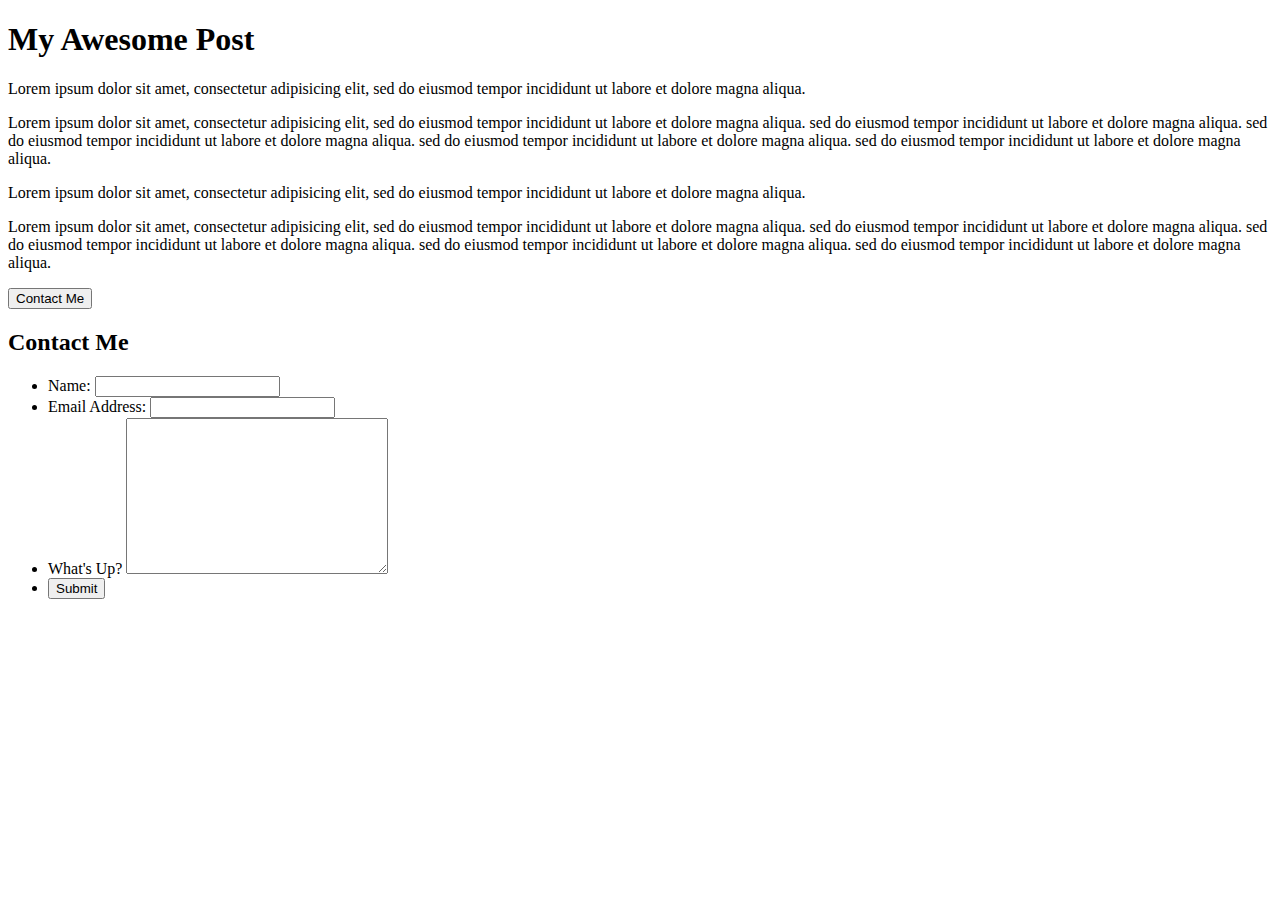
<file: index.html>
<!doctype html>
<html>
<head>
	<meta charset=utf-8>
	<title>Slides and Structure</title>
	<style>

	

	</style>
</head>
<body>


<article>
	<h1>My Awesome Post</h1>
	<p>
		Lorem ipsum dolor sit amet, consectetur adipisicing elit, sed do eiusmod tempor incididunt ut labore et dolore magna aliqua.
	</p>
	<p>
		Lorem ipsum dolor sit amet, consectetur adipisicing elit, sed do eiusmod tempor incididunt ut labore et dolore magna aliqua. sed do eiusmod tempor incididunt ut labore et dolore magna aliqua. sed do eiusmod tempor incididunt ut labore et dolore magna aliqua. sed do eiusmod tempor incididunt ut labore et dolore magna aliqua. sed do eiusmod tempor incididunt ut labore et dolore magna aliqua.
	</p>
	<p>
		Lorem ipsum dolor sit amet, consectetur adipisicing elit, sed do eiusmod tempor incididunt ut labore et dolore magna aliqua.
	</p>
	<p>
		Lorem ipsum dolor sit amet, consectetur adipisicing elit, sed do eiusmod tempor incididunt ut labore et dolore magna aliqua. sed do eiusmod tempor incididunt ut labore et dolore magna aliqua. sed do eiusmod tempor incididunt ut labore et dolore magna aliqua. sed do eiusmod tempor incididunt ut labore et dolore magna aliqua. sed do eiusmod tempor incididunt ut labore et dolore magna aliqua.
	</p>
</article>

<div id="contact">
	<h2>Contact Me</h2>
	<form action="#">
		<ul>
			<li>
				<label for="name">Name: </label>
	 			<input name="name" id="name">
			</li>

			<li>
				<label for="email">Email Address: </label>
		 		<input name="email" id="email">
			</li>

			<li>
				<label for="comments">What's Up?</label>
				<textarea name="comments" id="comments" cols="30" rows="10"></textarea>
			</li>
			<li>
				<input type="submit" value="Submit">
			</li>
		</ul>
	</form>
</div>

<script src="https://ajax.googleapis.com/ajax/libs/jquery/1.7.1/jquery.min.js"></script>


<script>

(function() {
	
$('html').addClass('js');

var contactForm = {

	container: $('#contact'),

	config: {
		effect: 'slideToggle',
		speed: 500
	},

	init: function(config) {
		$.extend(this.config, config);

		$('<button></button>', {
			text: 'Contact Me'
		})
			.insertAfter( 'article:first' )
			.on( 'click', this.show );
	},

	show: function() {
		var cf = contactForm,
			container = cf.container,
			config = cf.config;

		if ( container.is(':hidden') ) {
			contactForm.close.call(container);
			container[config.effect](config.speed);
		}
	},

	close: function() {
		var $this = $(this), // #contact
			config = contactForm.config;

		if ( $this.find('span.close').length ) return;

		$('<span class=close>X</span>')
			.prependTo(this)
			.on('click', function() {
				// this = span
				$this[config.effect](config.speed);
			})
	}
};

contactForm.init({
	// effect: 'fadeToggle',
	speed: 300
});

})();

</script>

</body>
</html>
</file>
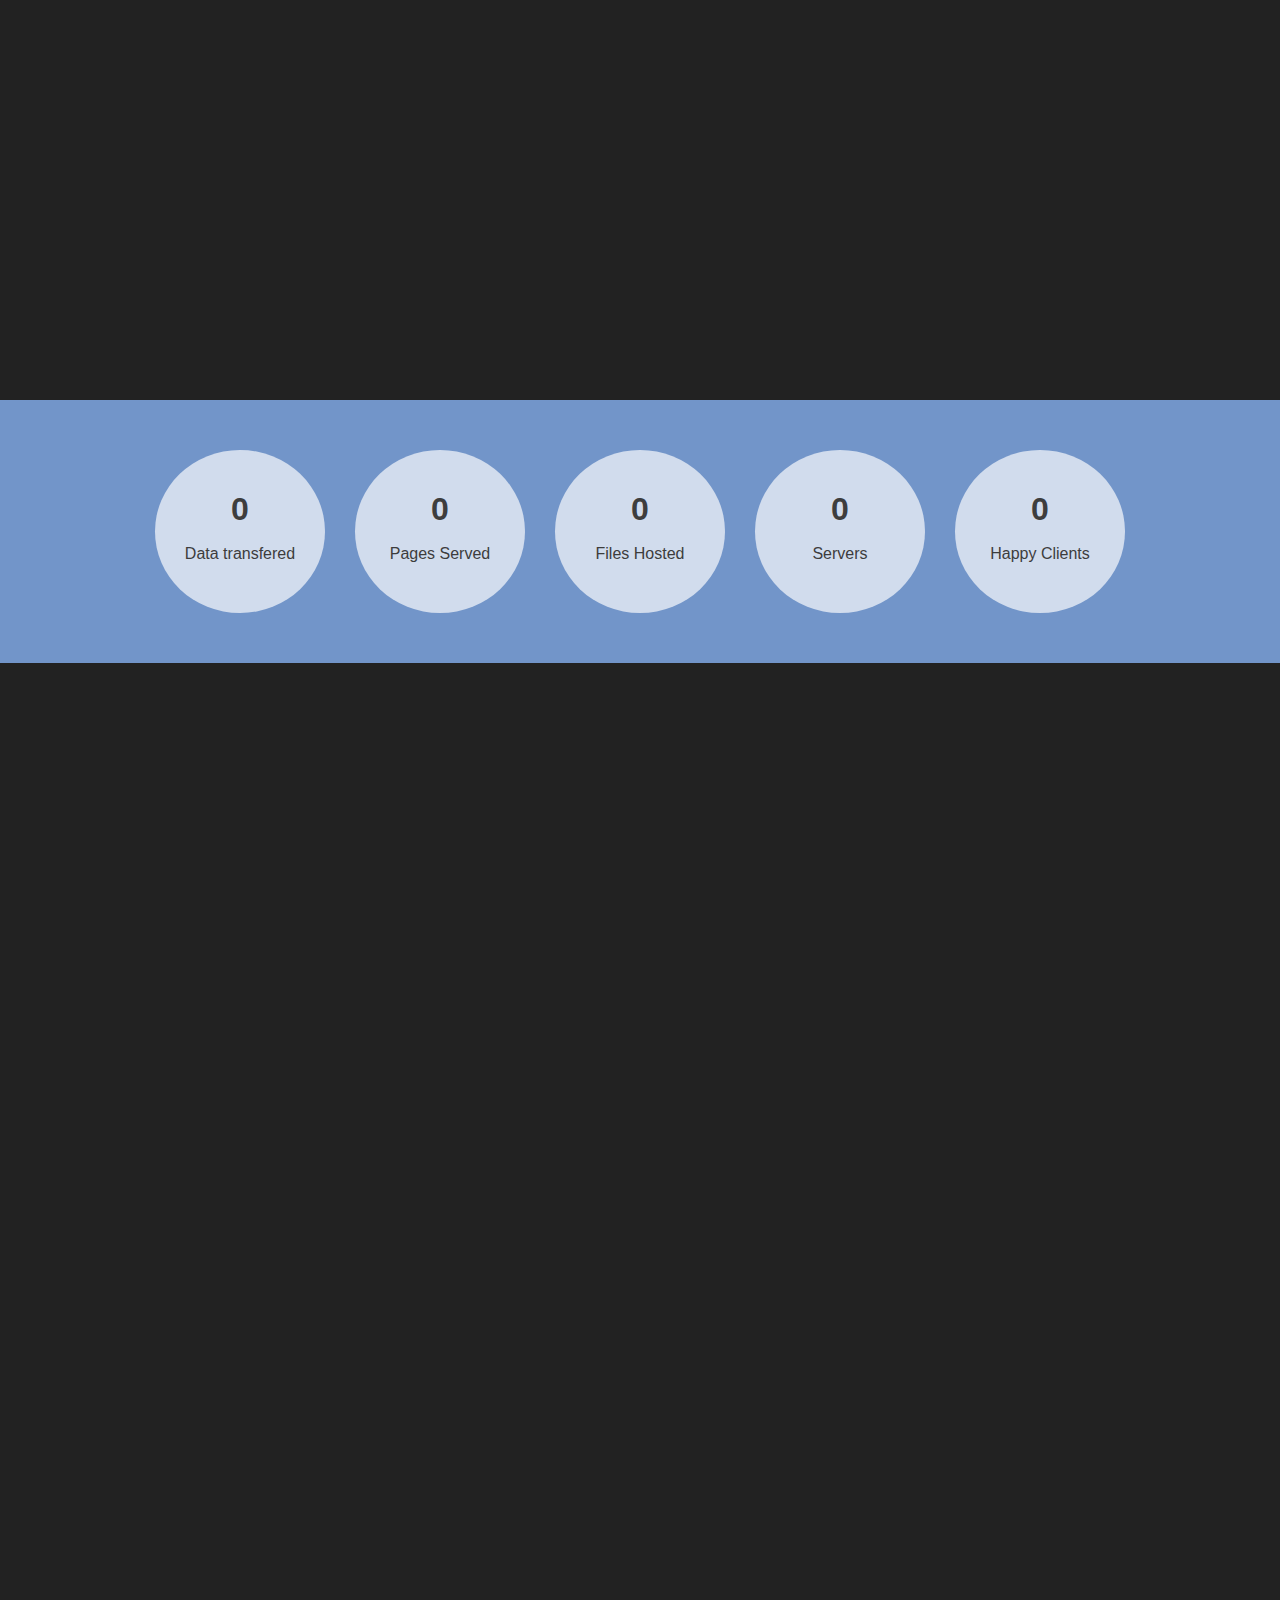
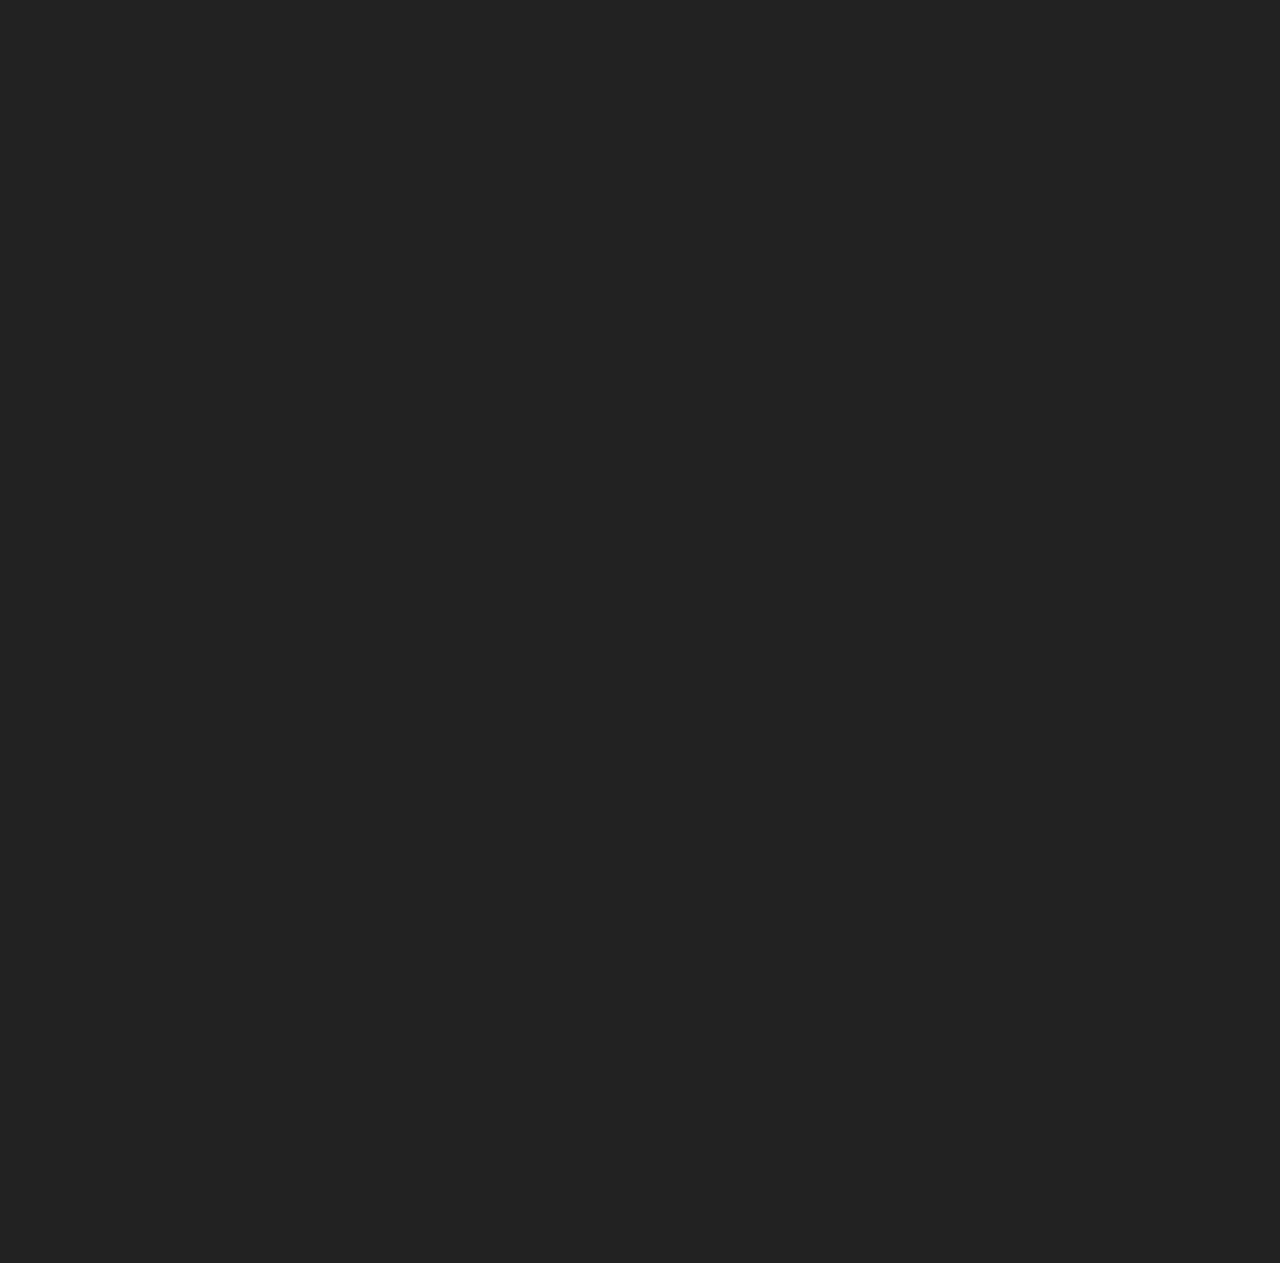
<file: NumCounter/index.html>
<!DOCTYPE html>
<html lang="en">
<head>
	<meta charset="UTF-8">
	<title>NumCounter</title>
	<link rel="stylesheet" href="style.css">
</head>
<body>
	<header>
	</header>
	
	<section>
		<div class="mid clearfix">
			<div id="counter">

				<div class="bl">
					<div data-num="555" class="number">0</div>
					<div class="text">Data transfered</div>
				</div>
				<div class="bl">
					<div data-num="555" class="number">0</div>
					<div class="text">Pages Served</div>
				</div>
				<div class="bl">
					<div data-num="424" class="number">0</div>
					<div class="text">Files Hosted</div>
				</div>
				<div class="bl">
					<div data-num="50" class="number">0</div>
					<div class="text">Servers</div>
				</div>
				<div class="bl">
					<div data-num="100" class="number">0</div>
					<div class="text">Happy Clients</div>
				</div>

			</div>
		</div>
	</section>

	<footer>

	</footer>
	<script src="https://ajax.googleapis.com/ajax/libs/jquery/2.1.3/jquery.min.js"></script>
	<script src="common.js"></script>
</body>
</html>
</file>
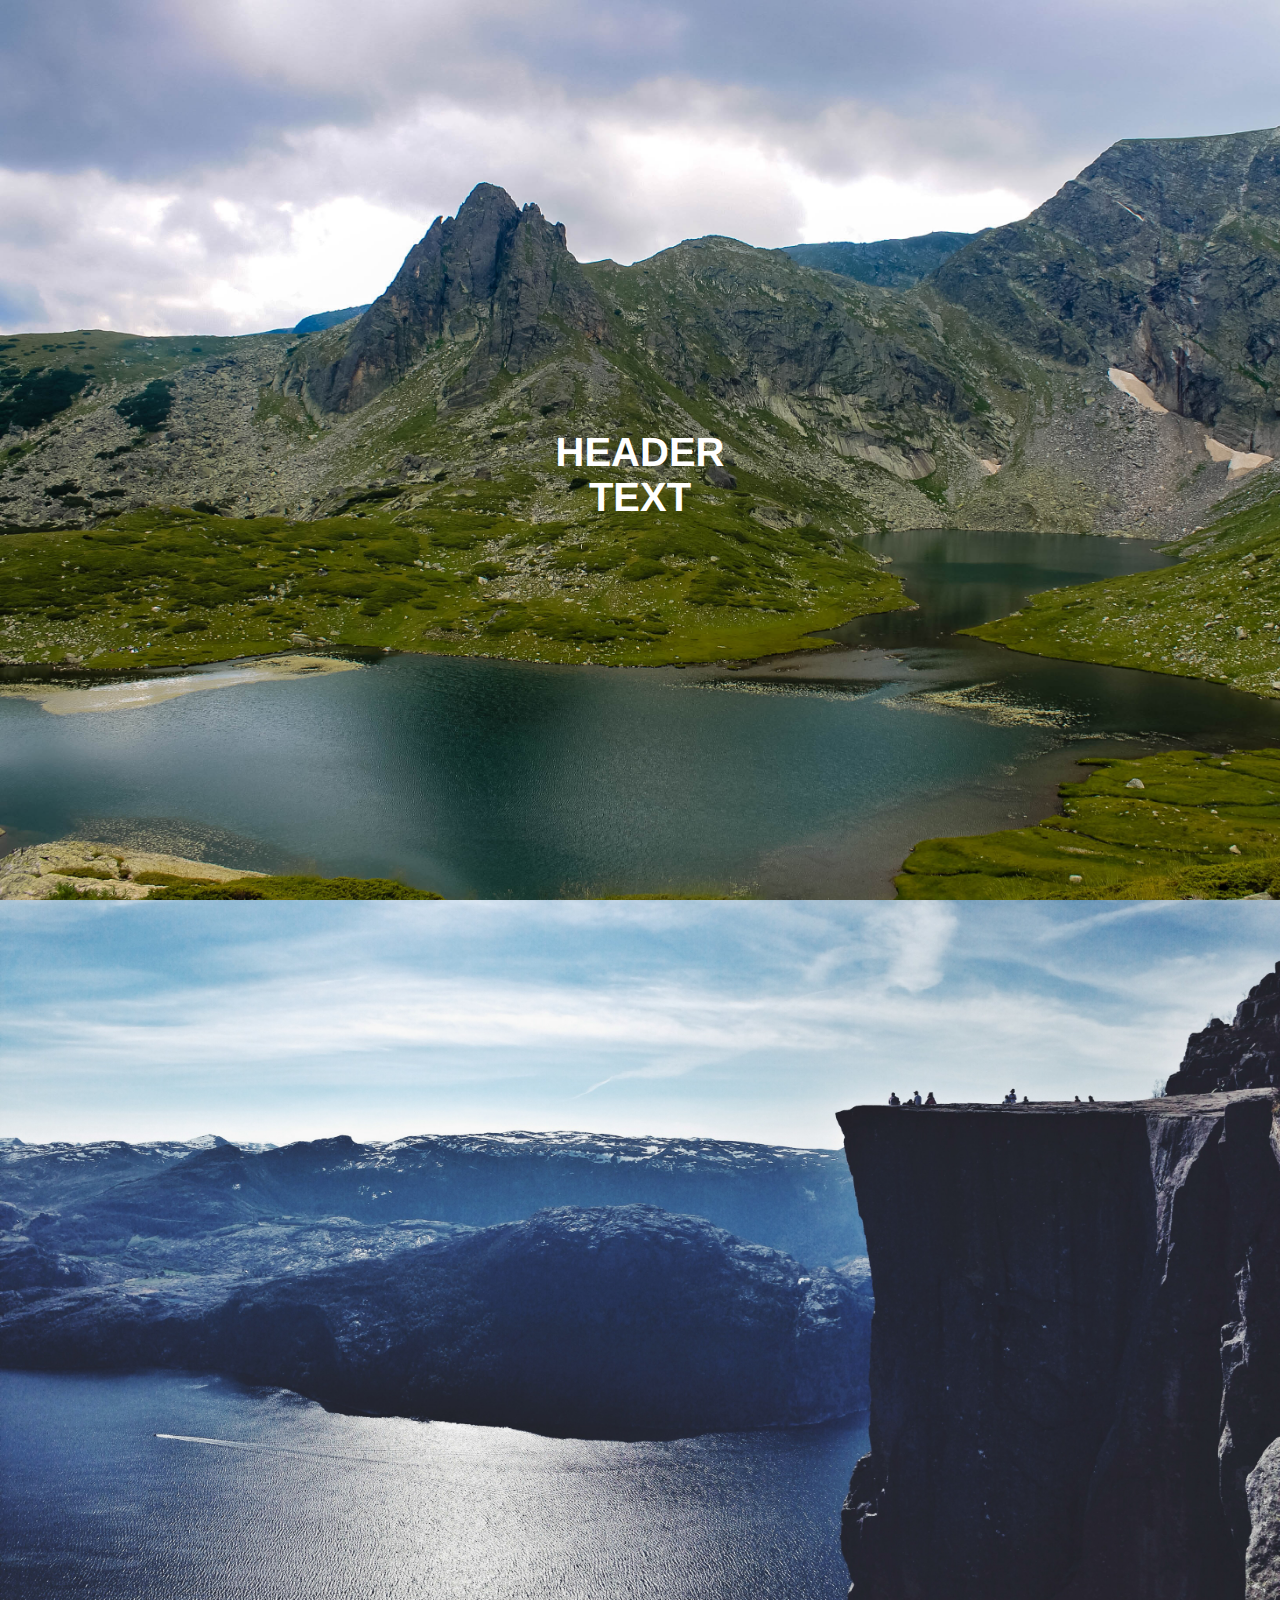
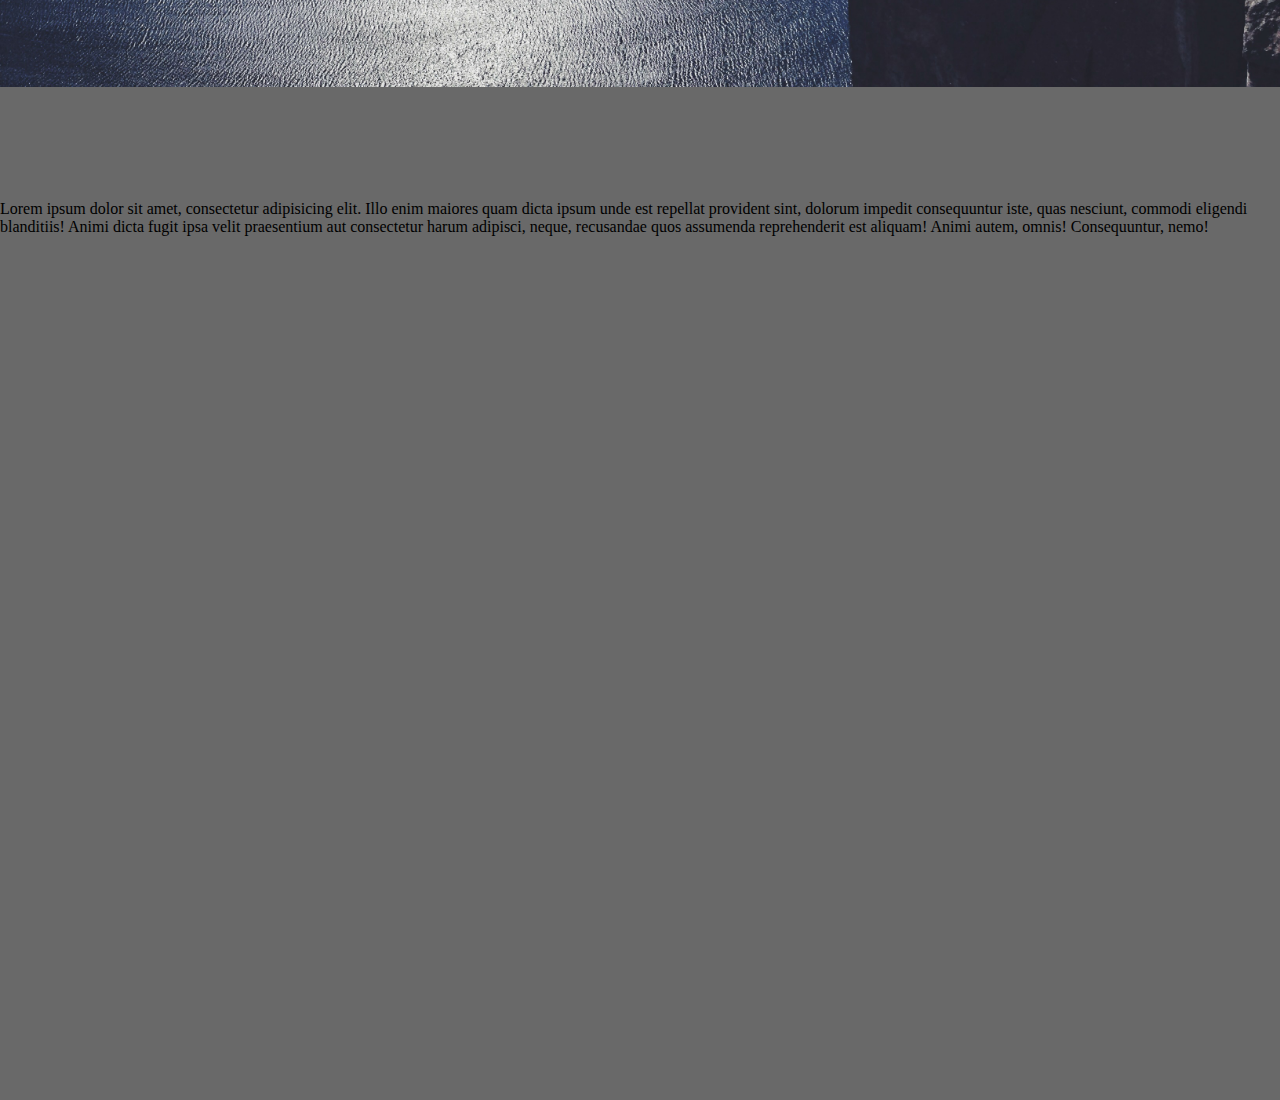
<file: Parallax/index.html>
<!DOCTYPE html>
<html lang="en">

<head>
	<meta charset="UTF-8">
	<title>Parallax</title>
	<link rel="stylesheet" href="style.css">
</head>

<body>
	<section class="sec_1">
		<div class="header_text">
			Header text
		</div>

	</section>

	<section class="sec_2">
		<img src="img/W4SUQCSRC9.jpg" alt="slide">
	</section>

	<section>
		Lorem ipsum dolor sit amet, consectetur adipisicing elit. Illo enim maiores quam dicta ipsum unde est repellat provident sint, dolorum impedit consequuntur iste, quas nesciunt, commodi eligendi blanditiis! Animi dicta fugit ipsa velit praesentium aut consectetur harum adipisci, neque, recusandae quos assumenda reprehenderit est aliquam! Animi autem, omnis! Consequuntur, nemo!
	</section>

	<script src="https://ajax.googleapis.com/ajax/libs/jquery/2.1.1/jquery.min.js"></script>
	<script>
		$(window).scroll(function () {
			var sctTop = $(this).scrollTop();

			$(".header_text").css({
				"transform": "translate(0%, " + sctTop + "%"
			});

			$(".sec_2").css({
				"transform": "translate(0%, -" + sctTop / 20 + "%"
			});
		});
	</script>

</body>

</html>
</file>
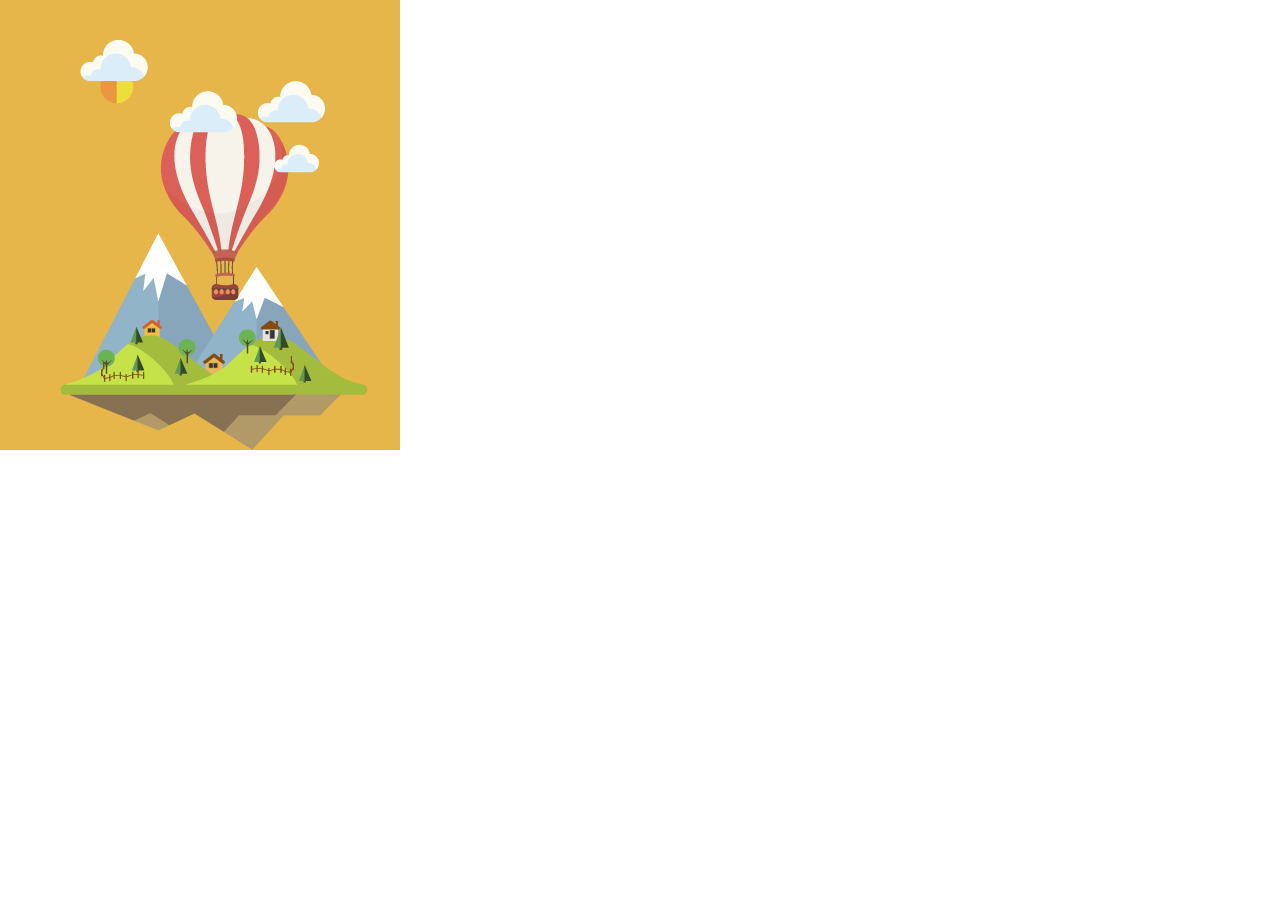
<file: Parallax/SceneParallax/index.html>
<!DOCTYPE html>
<html lang="en">

<head>
	<meta charset="UTF-8">
	<title>Parallax</title>
	<link rel="stylesheet" href="css/style.css">
</head>

	<div class="scene">
		<div data-offset="50" class="ground parallax"></div>
		<div data-offset="30" class="clouds parallax"></div>
		<div data-offset="70" class="sun parallax"></div>
		<div data-offset="20" class="baloon parallax"></div>
	</div>


<body>

	<script src="https://ajax.googleapis.com/ajax/libs/jquery/2.1.3/jquery.min.js"></script>
	<script src="js/common.js"></script>
</body>

</html>
</file>
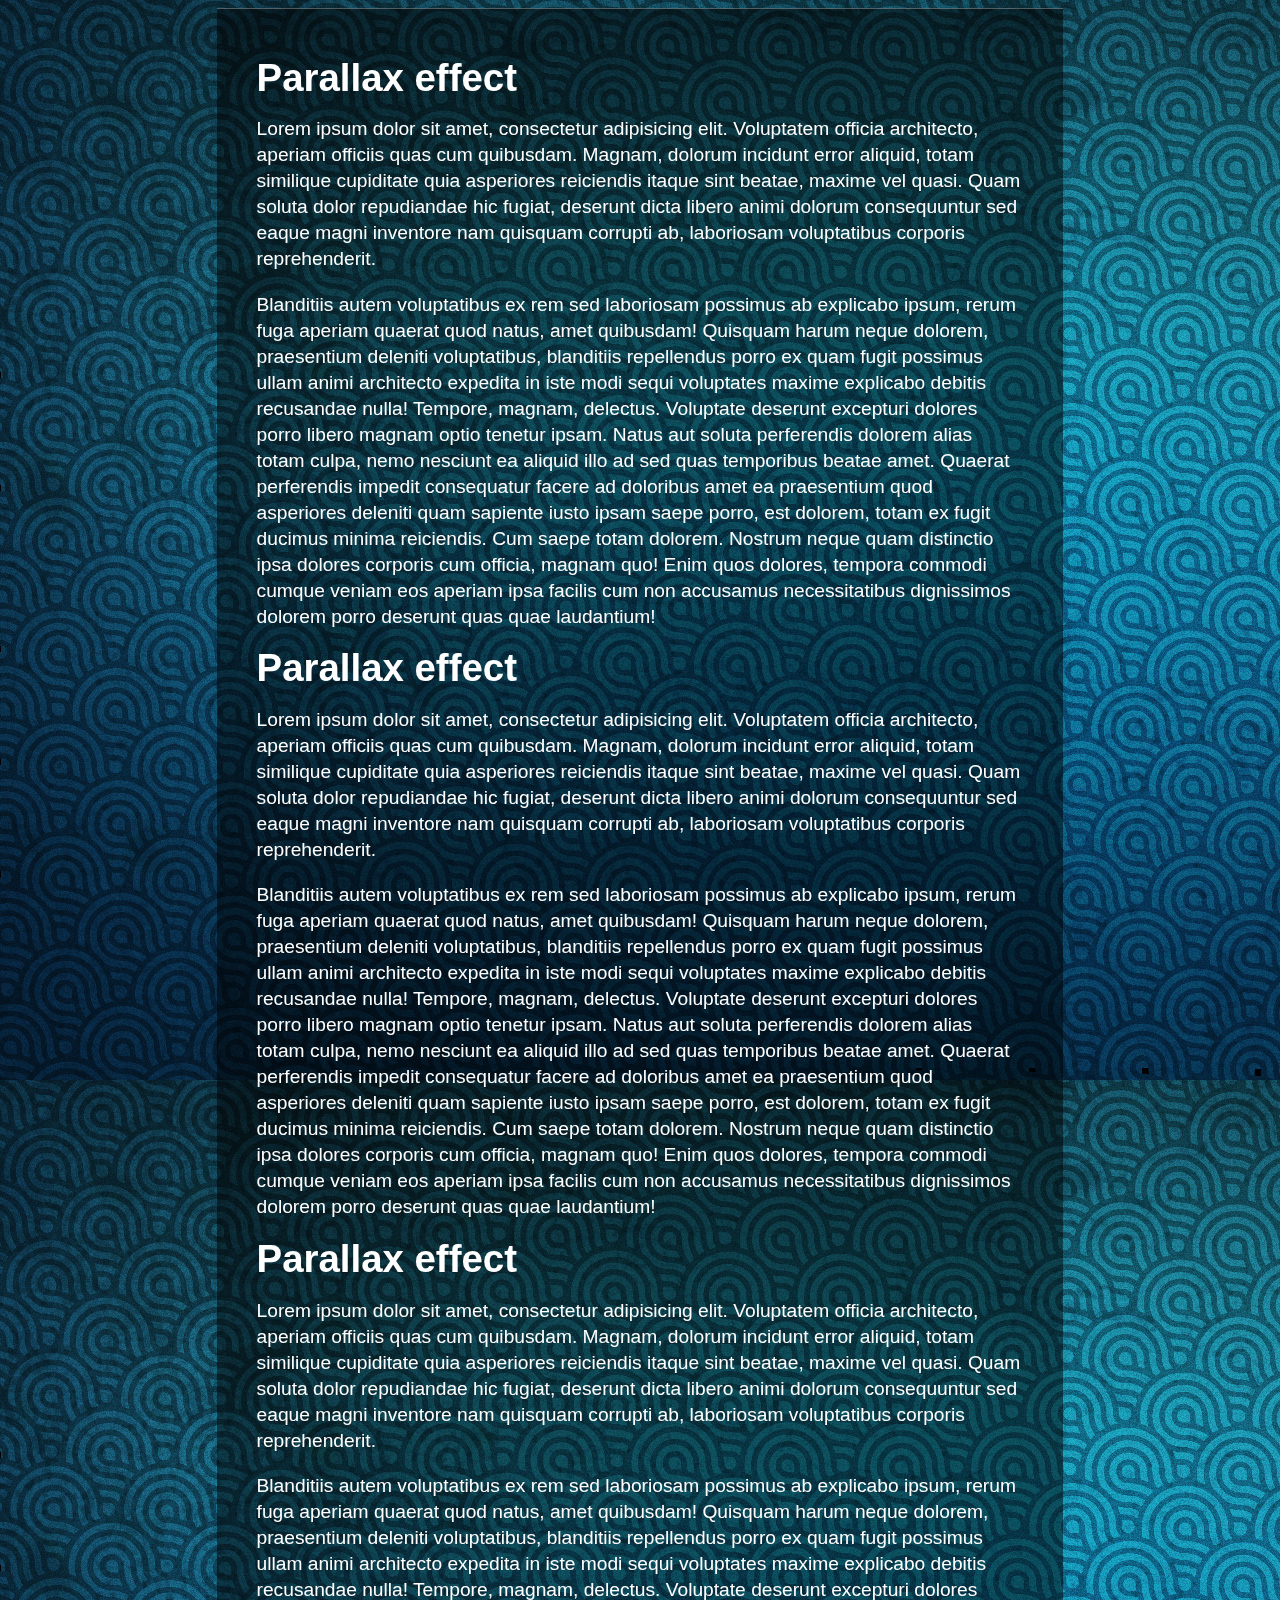
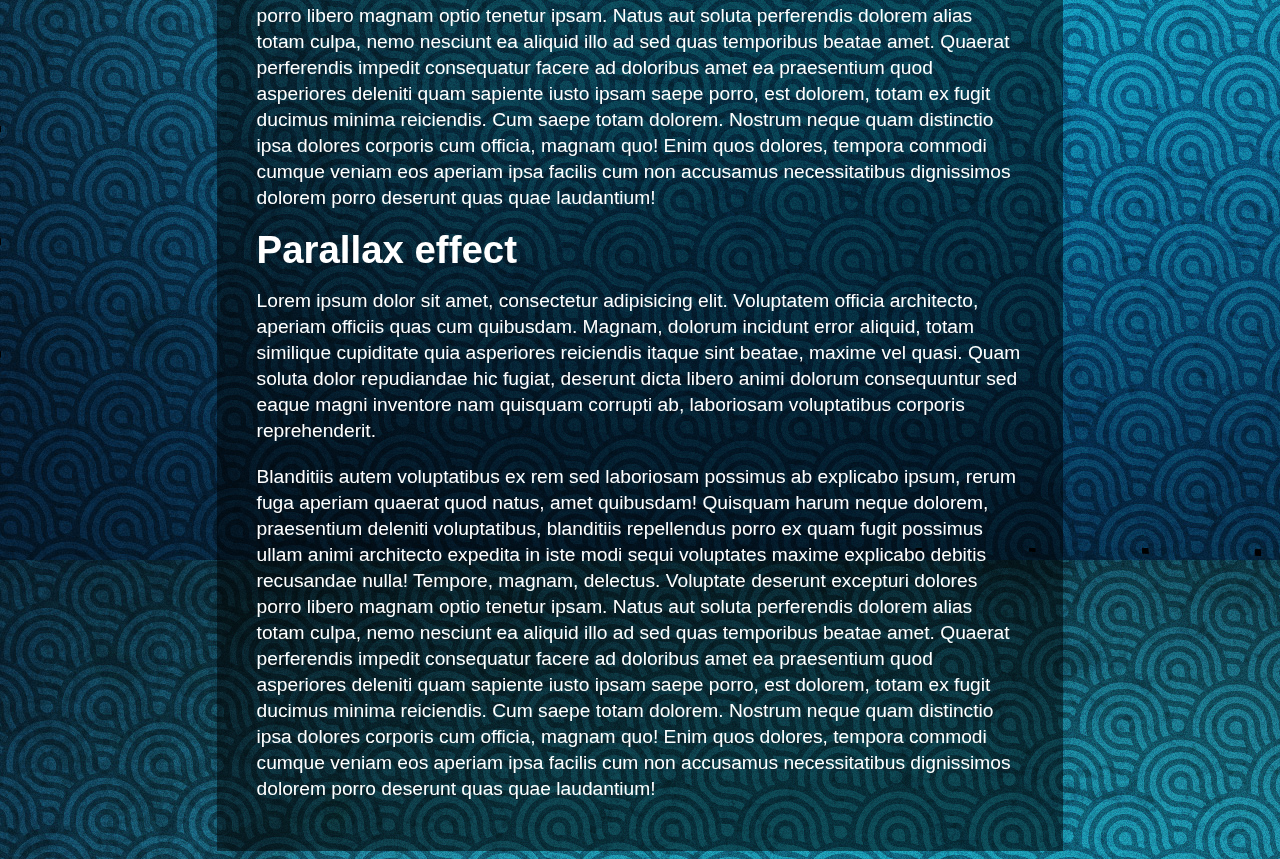
<file: Parallax/SimpleParallax/index.html>
<!DOCTYPE html>
<html lang="en">

<head>
	<meta charset="UTF-8">
	<title>Parallax</title>
	<link href="http://fonts.googleapis.com/css?family=Roboto:500,700' rel='stylesheet" type="text/css">
	<link rel="stylesheet" href="css/style.css">
</head>

<div class="bg"></div>

<section class="content">
	<div>
		<h1>
			Parallax effect
		</h1>
		<p>Lorem ipsum dolor sit amet, consectetur adipisicing elit. Voluptatem officia architecto, aperiam officiis quas cum quibusdam. Magnam, dolorum incidunt error aliquid, totam similique cupiditate quia asperiores reiciendis itaque sint beatae, maxime vel quasi. Quam soluta dolor repudiandae hic fugiat, deserunt dicta libero animi dolorum consequuntur sed eaque magni inventore nam quisquam corrupti ab, laboriosam voluptatibus corporis reprehenderit.</p>
		<p>Blanditiis autem voluptatibus ex rem sed laboriosam possimus ab explicabo ipsum, rerum fuga aperiam quaerat quod natus, amet quibusdam! Quisquam harum neque dolorem, praesentium deleniti voluptatibus, blanditiis repellendus porro ex quam fugit possimus ullam animi architecto expedita in iste modi sequi voluptates maxime explicabo debitis recusandae nulla! Tempore, magnam, delectus. Voluptate deserunt excepturi dolores porro libero magnam optio tenetur ipsam. Natus aut soluta perferendis dolorem alias totam culpa, nemo nesciunt ea aliquid illo ad sed quas temporibus beatae amet. Quaerat perferendis impedit consequatur facere ad doloribus amet ea praesentium quod asperiores deleniti quam sapiente iusto ipsam saepe porro, est dolorem, totam ex fugit ducimus minima reiciendis. Cum saepe totam dolorem. Nostrum neque quam distinctio ipsa dolores corporis cum officia, magnam quo! Enim quos dolores, tempora commodi cumque veniam eos aperiam ipsa facilis cum non accusamus necessitatibus dignissimos dolorem porro deserunt quas quae laudantium!</p>
		<h1>
			Parallax effect
		</h1>
		<p>Lorem ipsum dolor sit amet, consectetur adipisicing elit. Voluptatem officia architecto, aperiam officiis quas cum quibusdam. Magnam, dolorum incidunt error aliquid, totam similique cupiditate quia asperiores reiciendis itaque sint beatae, maxime vel quasi. Quam soluta dolor repudiandae hic fugiat, deserunt dicta libero animi dolorum consequuntur sed eaque magni inventore nam quisquam corrupti ab, laboriosam voluptatibus corporis reprehenderit.</p>
		<p>Blanditiis autem voluptatibus ex rem sed laboriosam possimus ab explicabo ipsum, rerum fuga aperiam quaerat quod natus, amet quibusdam! Quisquam harum neque dolorem, praesentium deleniti voluptatibus, blanditiis repellendus porro ex quam fugit possimus ullam animi architecto expedita in iste modi sequi voluptates maxime explicabo debitis recusandae nulla! Tempore, magnam, delectus. Voluptate deserunt excepturi dolores porro libero magnam optio tenetur ipsam. Natus aut soluta perferendis dolorem alias totam culpa, nemo nesciunt ea aliquid illo ad sed quas temporibus beatae amet. Quaerat perferendis impedit consequatur facere ad doloribus amet ea praesentium quod asperiores deleniti quam sapiente iusto ipsam saepe porro, est dolorem, totam ex fugit ducimus minima reiciendis. Cum saepe totam dolorem. Nostrum neque quam distinctio ipsa dolores corporis cum officia, magnam quo! Enim quos dolores, tempora commodi cumque veniam eos aperiam ipsa facilis cum non accusamus necessitatibus dignissimos dolorem porro deserunt quas quae laudantium!</p>
		<h1>
			Parallax effect
		</h1>
		<p>Lorem ipsum dolor sit amet, consectetur adipisicing elit. Voluptatem officia architecto, aperiam officiis quas cum quibusdam. Magnam, dolorum incidunt error aliquid, totam similique cupiditate quia asperiores reiciendis itaque sint beatae, maxime vel quasi. Quam soluta dolor repudiandae hic fugiat, deserunt dicta libero animi dolorum consequuntur sed eaque magni inventore nam quisquam corrupti ab, laboriosam voluptatibus corporis reprehenderit.</p>
		<p>Blanditiis autem voluptatibus ex rem sed laboriosam possimus ab explicabo ipsum, rerum fuga aperiam quaerat quod natus, amet quibusdam! Quisquam harum neque dolorem, praesentium deleniti voluptatibus, blanditiis repellendus porro ex quam fugit possimus ullam animi architecto expedita in iste modi sequi voluptates maxime explicabo debitis recusandae nulla! Tempore, magnam, delectus. Voluptate deserunt excepturi dolores porro libero magnam optio tenetur ipsam. Natus aut soluta perferendis dolorem alias totam culpa, nemo nesciunt ea aliquid illo ad sed quas temporibus beatae amet. Quaerat perferendis impedit consequatur facere ad doloribus amet ea praesentium quod asperiores deleniti quam sapiente iusto ipsam saepe porro, est dolorem, totam ex fugit ducimus minima reiciendis. Cum saepe totam dolorem. Nostrum neque quam distinctio ipsa dolores corporis cum officia, magnam quo! Enim quos dolores, tempora commodi cumque veniam eos aperiam ipsa facilis cum non accusamus necessitatibus dignissimos dolorem porro deserunt quas quae laudantium!</p>
		<h1>
			Parallax effect
		</h1>
		<p>Lorem ipsum dolor sit amet, consectetur adipisicing elit. Voluptatem officia architecto, aperiam officiis quas cum quibusdam. Magnam, dolorum incidunt error aliquid, totam similique cupiditate quia asperiores reiciendis itaque sint beatae, maxime vel quasi. Quam soluta dolor repudiandae hic fugiat, deserunt dicta libero animi dolorum consequuntur sed eaque magni inventore nam quisquam corrupti ab, laboriosam voluptatibus corporis reprehenderit.</p>
		<p>Blanditiis autem voluptatibus ex rem sed laboriosam possimus ab explicabo ipsum, rerum fuga aperiam quaerat quod natus, amet quibusdam! Quisquam harum neque dolorem, praesentium deleniti voluptatibus, blanditiis repellendus porro ex quam fugit possimus ullam animi architecto expedita in iste modi sequi voluptates maxime explicabo debitis recusandae nulla! Tempore, magnam, delectus. Voluptate deserunt excepturi dolores porro libero magnam optio tenetur ipsam. Natus aut soluta perferendis dolorem alias totam culpa, nemo nesciunt ea aliquid illo ad sed quas temporibus beatae amet. Quaerat perferendis impedit consequatur facere ad doloribus amet ea praesentium quod asperiores deleniti quam sapiente iusto ipsam saepe porro, est dolorem, totam ex fugit ducimus minima reiciendis. Cum saepe totam dolorem. Nostrum neque quam distinctio ipsa dolores corporis cum officia, magnam quo! Enim quos dolores, tempora commodi cumque veniam eos aperiam ipsa facilis cum non accusamus necessitatibus dignissimos dolorem porro deserunt quas quae laudantium!</p>
	</div>
</section>

<body>

	<script src="https://ajax.googleapis.com/ajax/libs/jquery/2.1.3/jquery.min.js"></script>
	<script src="js/common.js"></script>
</body>

</html>
</file>
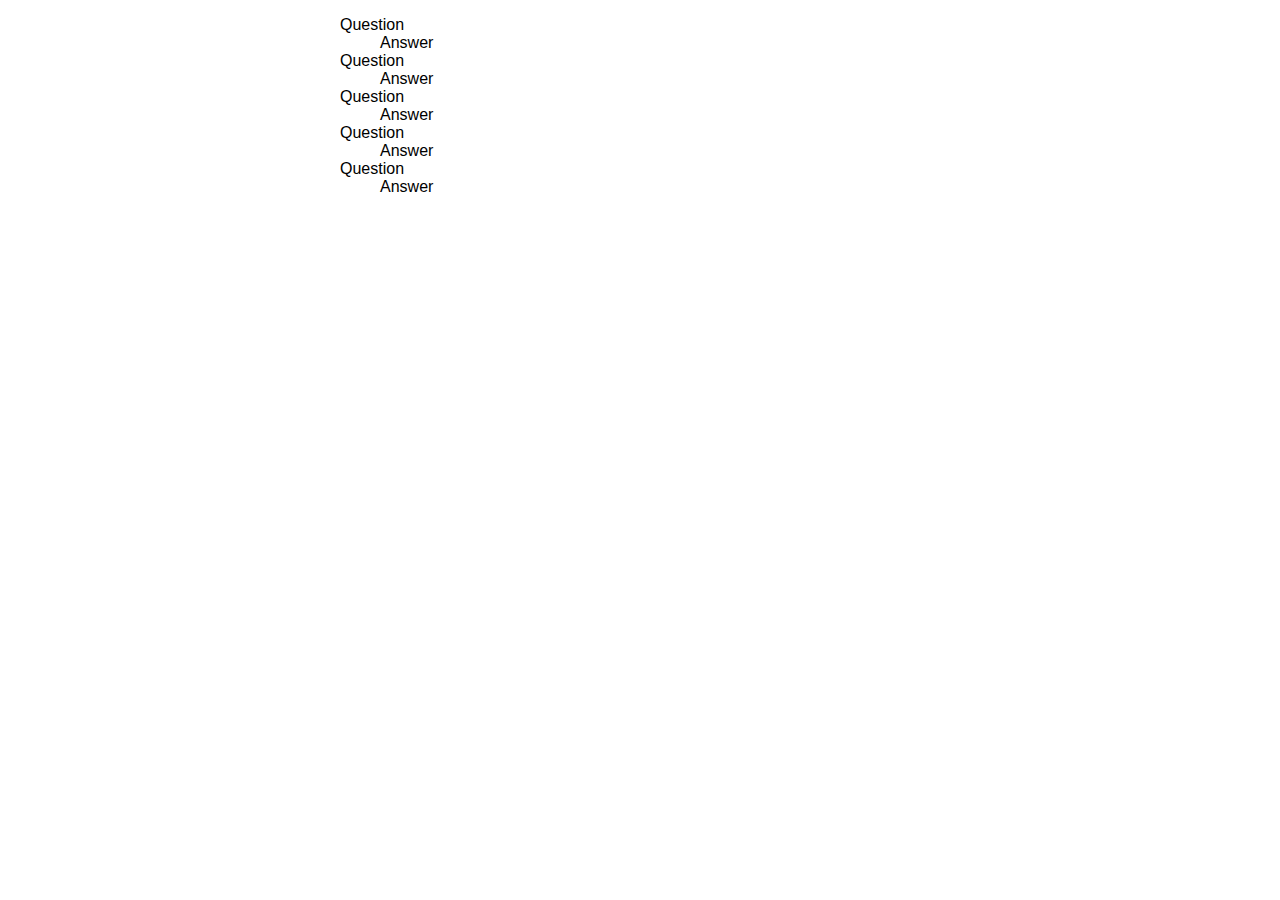
<file: accordion.html>
<!DOCTYPE html>
<html lang="en">
<head>
	<meta charset="UTF-8">
	<title>jQueryPractice</title>
	<link rel="stylesheet" href="style.css">
</head>
<body>
<dl>
	<dt>Question</dt>
	<dd>Answer</dd>
	<dt>Question</dt>
	<dd>Answer</dd>
	<dt>Question</dt>
	<dd>Answer</dd>
	<dt>Question</dt>
	<dd>Answer</dd>
	<dt>Question</dt>
	<dd>Answer</dd>
</dl>
	<script src="https://ajax.googleapis.com/ajax/libs/jquery/2.1.1/jquery.min.js"></script>
	<script>
		(function(){
			$('dd').filter(':nth-child(n+4)').addClass('hide');

			$('dl').on('mouseover', 'dt', function(){
				$(this)
					.next()
						.slideDown(200)
							.siblings('dd')
								.slideUp(200);
			});
		})();
	</script>

</body>
</html>
</file>
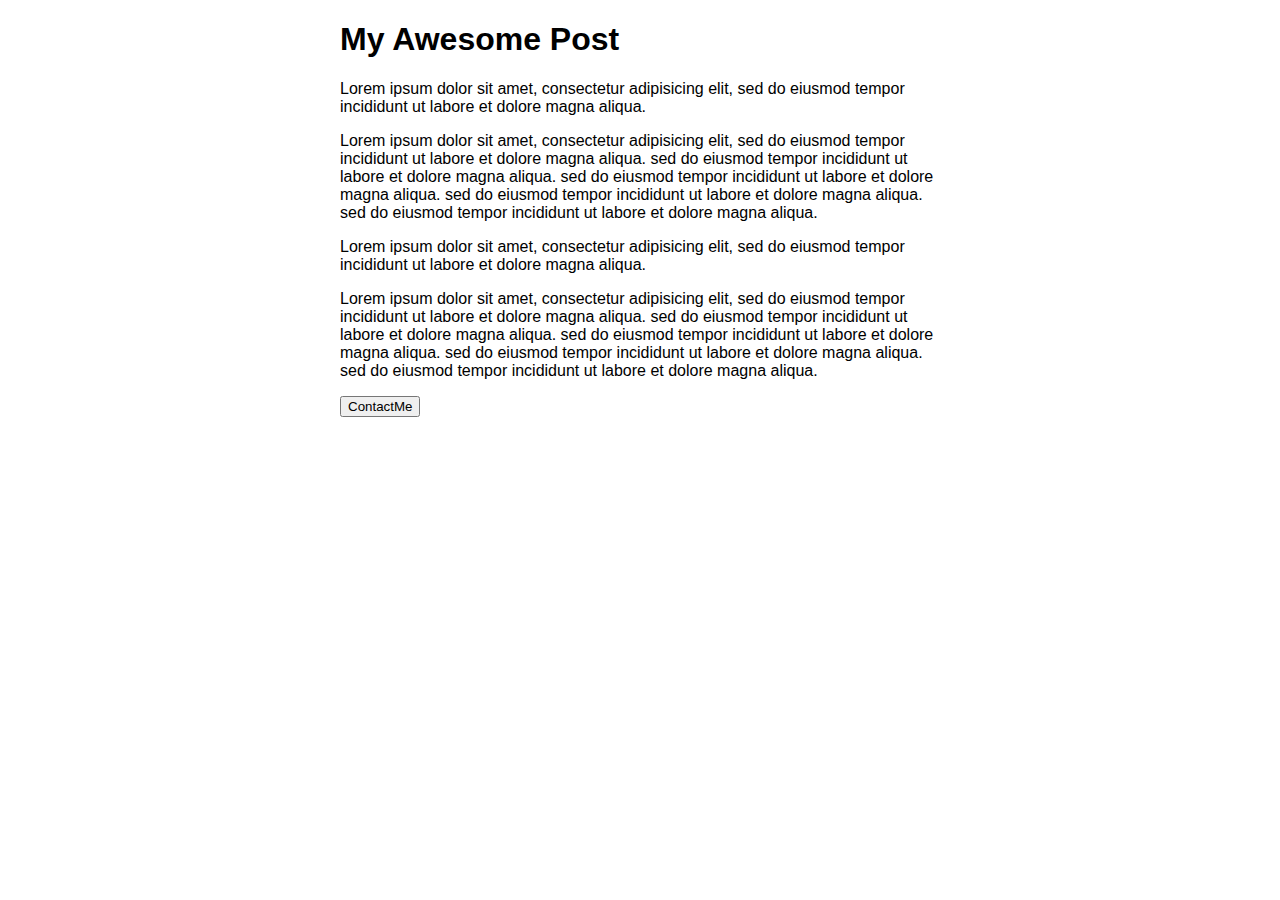
<file: contactForm.html>
<!DOCTYPE html>
<html lang="en">
<head>
	<meta charset="UTF-8">
	<title>jQueryPractice</title>
	<link rel="stylesheet" href="style.css">
</head>
<body>
<article>
	<h1>My Awesome Post</h1>
	<p>
		Lorem ipsum dolor sit amet, consectetur adipisicing elit, sed do eiusmod tempor incididunt ut labore et dolore magna aliqua.
	</p>
	<p>
		Lorem ipsum dolor sit amet, consectetur adipisicing elit, sed do eiusmod tempor incididunt ut labore et dolore magna aliqua. sed do eiusmod tempor incididunt ut labore et dolore magna aliqua. sed do eiusmod tempor incididunt ut labore et dolore magna aliqua. sed do eiusmod tempor incididunt ut labore et dolore magna aliqua. sed do eiusmod tempor incididunt ut labore et dolore magna aliqua.
	</p>
	<p>
		Lorem ipsum dolor sit amet, consectetur adipisicing elit, sed do eiusmod tempor incididunt ut labore et dolore magna aliqua.
	</p>
	<p>
		Lorem ipsum dolor sit amet, consectetur adipisicing elit, sed do eiusmod tempor incididunt ut labore et dolore magna aliqua. sed do eiusmod tempor incididunt ut labore et dolore magna aliqua. sed do eiusmod tempor incididunt ut labore et dolore magna aliqua. sed do eiusmod tempor incididunt ut labore et dolore magna aliqua. sed do eiusmod tempor incididunt ut labore et dolore magna aliqua.
	</p>
</article>

<div id="contact">
	<h2>Contact Me</h2>
	<form action="#">
		<ul>
			<li>
				<label for="name">Name: </label>
	 			<input name="name" id="name">
			</li>

			<li>
				<label for="email">Email Address: </label>
		 		<input name="email" id="email">
			</li>

			<li>
				<label for="comments">What's Up?</label>
				<textarea name="comments" id="comments" cols="30" rows="10"></textarea>
			</li>
			<li>
				<input type="submit" value="Submit">
			</li>
		</ul>
	</form>
</div>
	<script src="https://ajax.googleapis.com/ajax/libs/jquery/2.1.1/jquery.min.js"></script>
	<script>
		(function(){

			$('html').addClass('js');

			var contactForm = {
				container: $('#contact'),

				config: {
					effect: 'fadeToggle',
					speed: 500
				},

				init: function(config){
					$.extend(this.config, config);

					$('<button></button>', {
						text: 'ContactMe'
					})
						.insertAfter('article:first')
						.on('click', this.show );
				},

				show: function(){
					var cf = contactForm,
						container = cf.container,
						config = cf.config;
					if( container.is(':hidden')){
						contactForm.close.call(contactForm.container);
						container[config.effect](config.speed);
					}
				},

				close: function(){
					var $this = $(this); // here this = contact
					var cf = contactForm,
						container = cf.container,
						config = cf.config;

					if( $this.find('span.close').length) return;

					$('<span class=close>X</span>')
						.prependTo(this)
						.on('click', function(){ // here this = span
							$this[config.effect](config.speed);
						})
				}
			};

			contactForm.init({
				effect: 'slideToggle',
				speed: 300
				});

		})();
	</script>

</body>
</html>
</file>
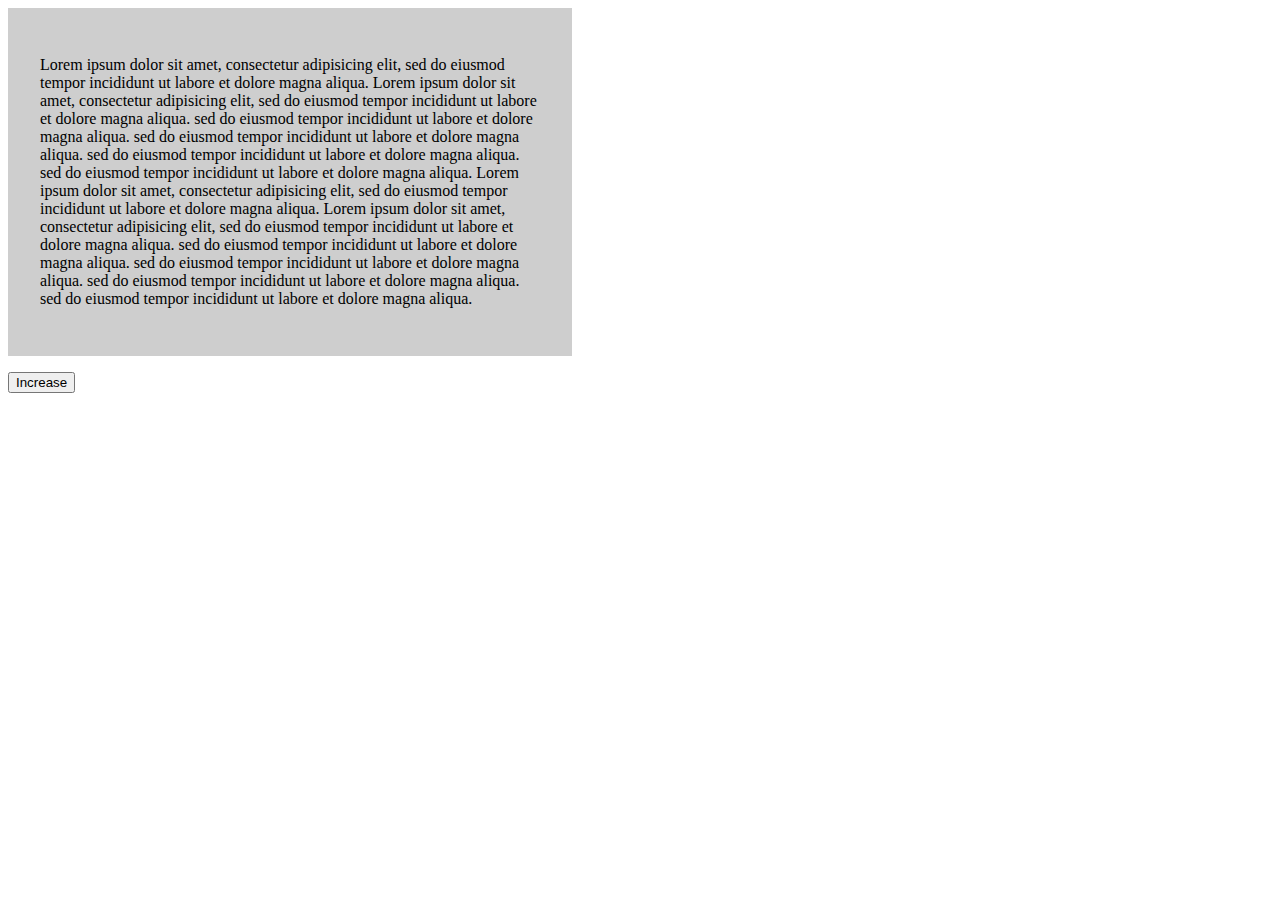
<file: Animate/Animate.html>
<!DOCTYPE html>
<html lang="en">
<head>
	<meta charset="UTF-8">
	<title>jQueryPractice</title>
	<link rel="stylesheet" href="style.css">
</head>
<body>
<div class="box">
	<p>
		Lorem ipsum dolor sit amet, consectetur adipisicing elit, sed do eiusmod tempor incididunt ut labore et dolore magna aliqua.
		Lorem ipsum dolor sit amet, consectetur adipisicing elit, sed do eiusmod tempor incididunt ut labore et dolore magna aliqua. sed do eiusmod tempor incididunt ut labore et dolore magna aliqua. sed do eiusmod tempor incididunt ut labore et dolore magna aliqua. sed do eiusmod tempor incididunt ut labore et dolore magna aliqua. sed do eiusmod tempor incididunt ut labore et dolore magna aliqua.
		Lorem ipsum dolor sit amet, consectetur adipisicing elit, sed do eiusmod tempor incididunt ut labore et dolore magna aliqua.
		Lorem ipsum dolor sit amet, consectetur adipisicing elit, sed do eiusmod tempor incididunt ut labore et dolore magna aliqua. sed do eiusmod tempor incididunt ut labore et dolore magna aliqua. sed do eiusmod tempor incididunt ut labore et dolore magna aliqua. sed do eiusmod tempor incididunt ut labore et dolore magna aliqua. sed do eiusmod tempor incididunt ut labore et dolore magna aliqua.
	</p>
</div>

<p><button>Increase</button></p>

	<script src="https://ajax.googleapis.com/ajax/libs/jquery/2.1.1/jquery.min.js"></script>
	<script>
	(function(){
	    var box = $('div.box'),
	    	w = $(window).width() / 2 - box.outerWidth() / 2,
	    	h = $(window).height() / 2 - box.outerHeight() / 2;

		$('button').on('click', function(){
			box.animate({
				'left': w,
				'position': 'absolute'
			})
			.animate({
				'top': h
			}, { duration: 200, queue: false });
		});
	})();
	</script>

</body>
</html>
</file>
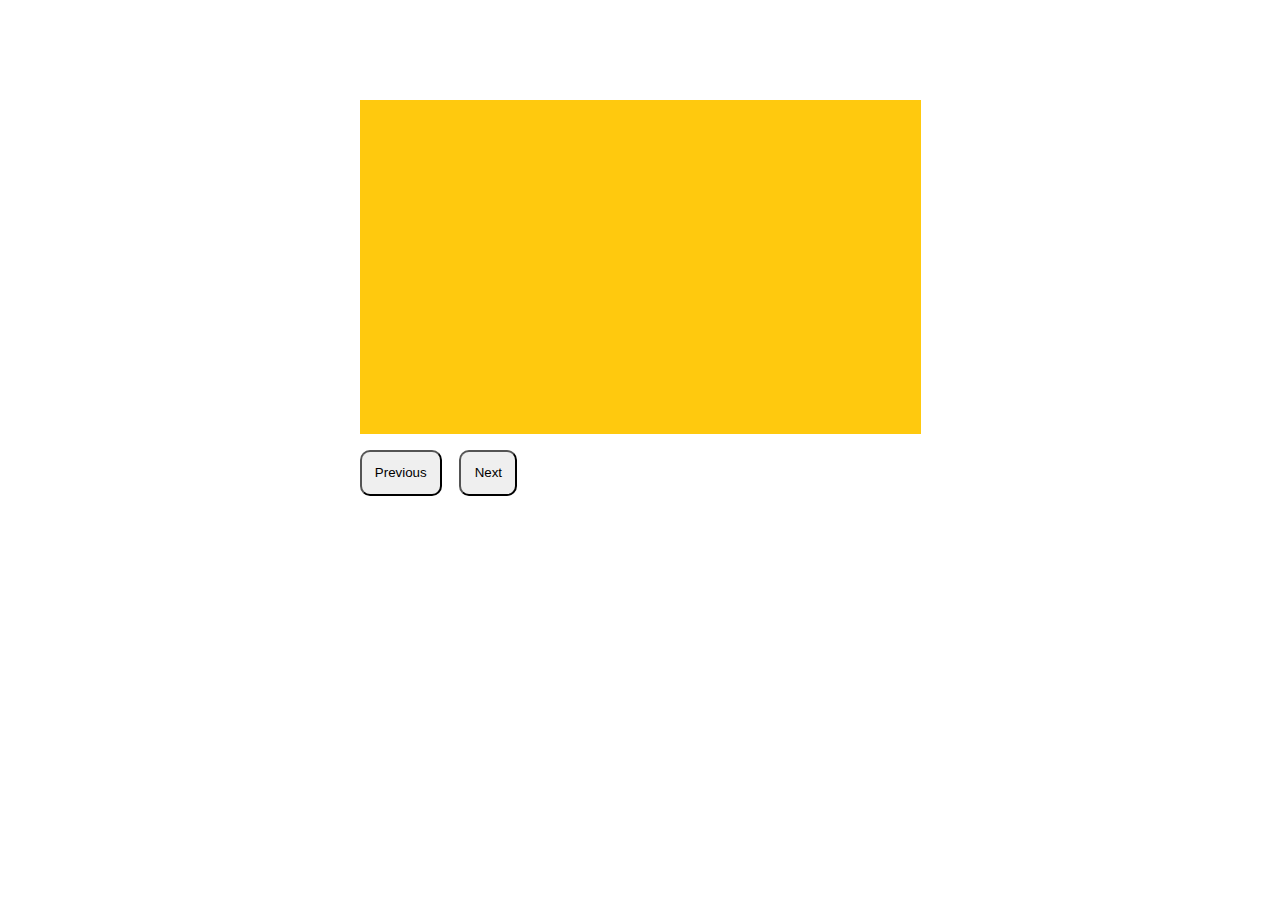
<file: Slider/Slider.html>
<!DOCTYPE html>
<html lang="en">
<head>
	<meta charset="UTF-8">
	<title>jQueryPractice</title>
	<link rel="stylesheet" href="style.css">
</head>
<body>

	<div class="slider">
		<ul>
			<li><img src="img/img1.png" alt="img1"></li>
			<li><img src="img/img2.png" alt="img1"></li>
			<li><img src="img/img3.png" alt="img1"></li>
			<li><img src="img/img4.png" alt="img1"></li>
			<li><img src="img/img5.png" alt="img1"></li>
		</ul>
	</div>

	<div id="slider-nav">
		<button data-dir="prev">Previous</button>
		<button data-dir="next">Next</button>
	</div>

	<script src="https://ajax.googleapis.com/ajax/libs/jquery/2.1.1/jquery.min.js"></script>
	<script>
	
		(function($){
			var sliderUL = $('div.slider').css('overflow', 'hidden').children('ul'),
				imgs = sliderUL.find('img'),
				imgWidth = imgs[0].width,
				imgsLen = imgs.length,
				current = 1,
				totalImgsWidth = imgsLen * imgWidth;

			$('#slider-nav').show().find('button').on('click', function(){
				var direction = $(this).data('dir'),
					loc = imgWidth;

				( direction === 'next' ) ? ++current : --current;

				if(current === 0){
					current = imgsLen;
					loc = totalImgsWidth - imgWidth;
					direction = 'next';
				}else if(current - 1 === imgsLen){
					current = 1;
					loc = 0;
				}

				transition(sliderUL, loc, direction);
					
			});

			function transition(container, loc, direction){
				var unit;

				if(direction && loc !== 0){
					unit = (direction === 'next') ? '-=' : '+=';
				}

				container.animate({
					'margin-left': unit ? (unit + loc) : loc
				});
			}

		})(jQuery);

	</script>

</body>
</html>
</file>
<file: NumCounter/style.css>
body {
	margin: 0;
	padding: 0;
	text-align: center;
	font: 400 1em/1.2em Arial, Tahoma, sans-serif;
	color: #fff;
}

header, footer{
	padding: 200px 0;
	background: #222;
}

section{
	background: #7295C9;
	padding: 50px;
	color: #3d3d3d;
}

.bl{
	float: left;
	width: 150px;
	margin: 0 15px;
	background: #D1DCED;
	padding: 50px 10px;
	border-radius: 50%;
}

.mid{
	width: 1000px;
	margin: 0 auto;
}

.number{
	font-size: 2em;
	padding: 0 0 25px;
	font-weight: bold;
}

footer{
  padding: 200px 0 2000px;
}

.clearfix:before,
.clearfix:after {
    content: " "; /* 1 */
    display: table; /* 2 */
}

.clearfix:after {
    clear: both;
}
</file>
<file: Parallax/style.css>
body{
	margin: 0;
}

section{
	height: 100vh;
	background-color: dimgray;
	position: relative;
	overflow: hidden;
}

.sec_1{
	background-image: url(img/RLU4BWUZHK.jpg);
	-webkit-background-size: cover;
	background-size: cover;
}

.sec_2 img{
	position: absolute;
	width: 100%;
}

.header_text{
	display: inline-block;
	position: absolute;
	left: 50%;
	top: 50%;
	margin-left: -120px;
	margin-top: -20px;
	font-weight: bold;
	font-family: "Arial", sans-serif;
	font-size: 40px;
	color: #fff;
	height: 39px;
	text-align: center;
	text-transform: uppercase;
	width: 240px;
}
</file>
<file: Parallax/SceneParallax/css/style.css>
body {
	overflow: hidden;
}

.scene {
	background: #E6B64A;
	position: absolute;
	top: 0;
	left: 0;
	overflow: hidden;
	height: 450px;
	width: 400px;
}

.scene > div {
	position: absolute;
	bottom: 0;
}

.clouds {
	background: url(../img/clouds.png) no-repeat center;
	width: 245px;
	height: 133px;
	left: 20%;
	top: 40px;
	z-index: 100;
}

.sun {
	background: url(../img/sun.png) no-repeat center;
	width: 34px;
	height: 34px;
	left: 25%;
	top: 70px;
	z-index: 90;
}

.baloon {
	background: url(../img/baloon.png) no-repeat center;
	width: 129px;
	height: 187px;
	left: 40%;
	top: 25%;
}

.ground {
	background: url(../img/ground.png) no-repeat center;
	width: 308px;
	height: 217px;
	left: 15%;
	bottom: 50px;
}
</file>
<file: Parallax/SimpleParallax/css/style.css>
.bg {
	background: url(../img/Elegant_Background-9.jpg) repeat;
	position: fixed;
	width: 100%;
	height: 400%;
	top: 0;
	left: 0;
	z-index: -1;
}

.content {
	font-family: "Roboto", sans-serif;
	font-style: normal;
	font-weight: 500;
	color: #fff;
	line-height: 26px;
	font-size: 1.2em;
	margin: auto;
	width: 67%;
}

.content h1 {
	font-size: 2em;
	font-style: normal;
	font-weight: 700;
}

.content div {
	background-color: rgba(0, 0, 0, 0.5);
	border-top: 1px solid rgba(255, 255, 255, 0.3);
	padding: 30px 40px;
}
</file>
<file: style.css>
body {
		width: 600px;
		margin: auto;
		font-family: sans-serif;
	}

	#contact { 
		background: #e3e3e3; 
		padding: 1em 2em; 
		position: relative;
	}

	.js #contact {
		position: absolute;
		top: 0;
		width: inherit;
		display: none;
	}	

	#contact h2 { margin-top: 0; }

	#contact ul { padding: 0; }

	#contact li { 
		list-style: none;
		margin-bottom: 1em;
	}

	/* Close button on form */
	.close {
		position: absolute;
		right: 10px;
		top: 10px;
		font-weight: bold;
		font-family: sans-serif;
		cursor: pointer;
	}	

	/* Form inputs */
	input, textarea { width: 100%; line-height: 2em;}
	input[type=submit] { width: auto;  }
	label { display: block; text-align: left; }
</file>
<file: Animate/style.css>
.box{
	width: 500px;
	background: #cecece;
	padding: 2em;
	position: relative;
}
</file>
<file: Slider/style.css>
body{
	width: 561px;
	margin: 100px auto 0;
}

*{ 
	margin: 0; padding: 0;
}

.slider{
	width: inherit;
	height: 334px;
	overflow: scroll;
}

.slider ul{
	width: 10000px;
	list-style: none;
}

.slider li{
	float: left;
}

#slider-nav { 
	display: none; 
	margin-top: 1em;
}

#slider-nav button{
	padding: 1em;
	margin-right: 1em;
	border-radius: 10px;
	cursor: pointer;
}
</file>
